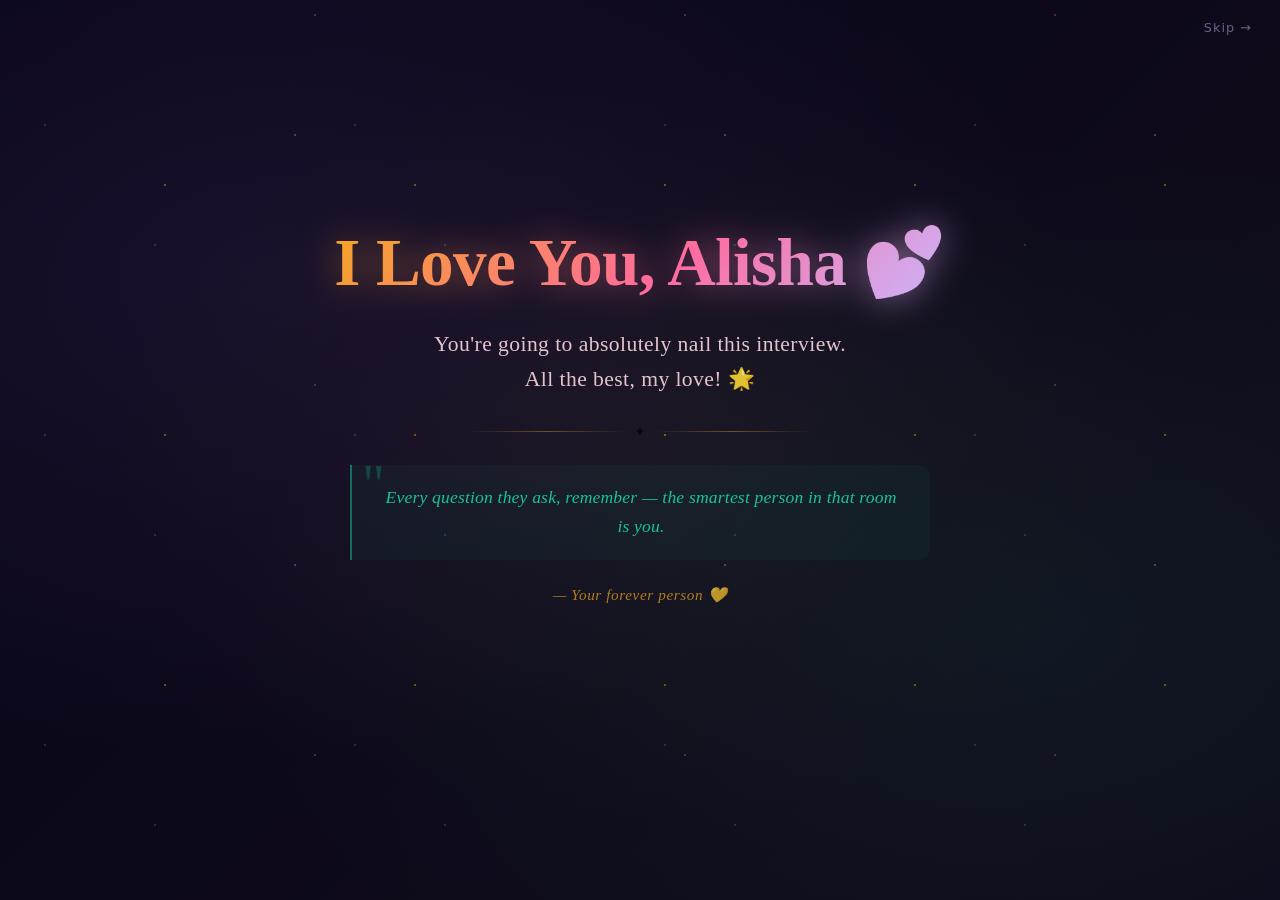
<file: alisha-splash.html>
<!DOCTYPE html>
<html lang="en">
<head>
  <meta charset="UTF-8" />
  <meta name="viewport" content="width=device-width, initial-scale=1.0" />
  <title>For Alisha 💕</title>
  <style>
    /* ─────────────────────────────────────────────
       RESET & BASE
    ───────────────────────────────────────────── */
    *, *::before, *::after {
      box-sizing: border-box;
      margin: 0;
      padding: 0;
    }

    body {
      background: #08061A;
      font-family: system-ui, -apple-system, sans-serif;
      overflow: hidden;
    }

    /* ─────────────────────────────────────────────
       SHIMMER BACKGROUND — pure CSS sparkles
    ───────────────────────────────────────────── */
    @keyframes shimmerMove {
      0%   { background-position: 0% 0%; }
      50%  { background-position: 100% 100%; }
      100% { background-position: 0% 0%; }
    }

    @keyframes twinkle {
      0%, 100% { opacity: 0; transform: scale(0.5); }
      50%       { opacity: 1; transform: scale(1.2); }
    }

    /* ─────────────────────────────────────────────
       MAIN OVERLAY
    ───────────────────────────────────────────── */
    #love-splash {
      position: fixed;
      inset: 0;
      z-index: 9999;
      display: flex;
      flex-direction: column;
      align-items: center;
      justify-content: center;
      overflow: hidden;
      background:
        radial-gradient(ellipse at 20% 30%, rgba(200, 120, 255, 0.08) 0%, transparent 55%),
        radial-gradient(ellipse at 80% 70%, rgba(23, 196, 146, 0.07) 0%, transparent 55%),
        radial-gradient(ellipse at 50% 50%, rgba(245, 166, 35, 0.04) 0%, transparent 60%),
        #08061A;
    }

    /* Animated shimmer overlay layer */
    #love-splash::before {
      content: '';
      position: absolute;
      inset: 0;
      background: linear-gradient(
        135deg,
        transparent 0%,
        rgba(245, 166, 35, 0.03) 20%,
        transparent 40%,
        rgba(255, 107, 157, 0.03) 60%,
        transparent 80%,
        rgba(201, 184, 255, 0.03) 100%
      );
      background-size: 400% 400%;
      animation: shimmerMove 8s ease-in-out infinite;
      pointer-events: none;
    }

    /* Star-sparkle pseudo-dots */
    #love-splash::after {
      content: '';
      position: absolute;
      inset: 0;
      background-image:
        radial-gradient(circle, rgba(245,166,35,0.7) 1px, transparent 1px),
        radial-gradient(circle, rgba(255,107,157,0.5) 1px, transparent 1px),
        radial-gradient(circle, rgba(201,184,255,0.5) 1px, transparent 1px),
        radial-gradient(circle, rgba(23,196,146,0.4) 1px, transparent 1px),
        radial-gradient(circle, rgba(245,166,35,0.3) 1px, transparent 1px);
      background-size:
        250px 250px,
        370px 370px,
        430px 430px,
        290px 290px,
        310px 310px;
      background-position:
        40px 60px,
        130px 200px,
        80px 350px,
        300px 100px,
        200px 280px;
      animation: twinkle 3s ease-in-out infinite alternate;
      pointer-events: none;
      opacity: 0.6;
    }

    /* ─────────────────────────────────────────────
       SKIP LINK — top right
    ───────────────────────────────────────────── */
    #skip-link {
      position: absolute;
      top: 20px;
      right: 28px;
      font-size: 0.8rem;
      letter-spacing: 0.08em;
      color: rgba(201, 184, 255, 0.5);
      cursor: pointer;
      text-decoration: none;
      transition: color 0.3s ease;
      z-index: 10;
      font-family: system-ui, sans-serif;
    }

    #skip-link:hover {
      color: rgba(201, 184, 255, 0.9);
    }

    /* ─────────────────────────────────────────────
       FLOATING HEARTS
    ───────────────────────────────────────────── */
    @keyframes floatHeart {
      0% {
        transform: translateY(0) scale(1) rotate(0deg);
        opacity: 0;
      }
      10% {
        opacity: 0.9;
      }
      80% {
        opacity: 0.6;
      }
      100% {
        transform: translateY(-110vh) scale(0.4) rotate(25deg);
        opacity: 0;
      }
    }

    .heart {
      position: absolute;
      bottom: -40px;
      font-size: 1.4rem;
      animation: floatHeart linear infinite;
      pointer-events: none;
      user-select: none;
      filter: drop-shadow(0 0 6px rgba(255, 107, 157, 0.8));
    }

    /* 18 hearts — varied positions, sizes, durations, delays */
    .heart:nth-child(1)  { left: 4%;   font-size: 1.1rem; animation-duration: 8s;  animation-delay: 0s;    }
    .heart:nth-child(2)  { left: 9%;   font-size: 1.5rem; animation-duration: 10s; animation-delay: 1.2s;  }
    .heart:nth-child(3)  { left: 16%;  font-size: 0.9rem; animation-duration: 7s;  animation-delay: 2.5s;  }
    .heart:nth-child(4)  { left: 23%;  font-size: 1.3rem; animation-duration: 11s; animation-delay: 0.7s;  }
    .heart:nth-child(5)  { left: 31%;  font-size: 1.0rem; animation-duration: 9s;  animation-delay: 3.1s;  }
    .heart:nth-child(6)  { left: 39%;  font-size: 1.6rem; animation-duration: 12s; animation-delay: 0.3s;  }
    .heart:nth-child(7)  { left: 46%;  font-size: 0.8rem; animation-duration: 8s;  animation-delay: 4.0s;  }
    .heart:nth-child(8)  { left: 53%;  font-size: 1.4rem; animation-duration: 10s; animation-delay: 1.8s;  }
    .heart:nth-child(9)  { left: 60%;  font-size: 1.2rem; animation-duration: 9s;  animation-delay: 2.9s;  }
    .heart:nth-child(10) { left: 67%;  font-size: 1.0rem; animation-duration: 7s;  animation-delay: 0.5s;  }
    .heart:nth-child(11) { left: 73%;  font-size: 1.5rem; animation-duration: 11s; animation-delay: 3.7s;  }
    .heart:nth-child(12) { left: 79%;  font-size: 0.9rem; animation-duration: 8s;  animation-delay: 1.4s;  }
    .heart:nth-child(13) { left: 85%;  font-size: 1.3rem; animation-duration: 10s; animation-delay: 2.2s;  }
    .heart:nth-child(14) { left: 91%;  font-size: 1.1rem; animation-duration: 9s;  animation-delay: 4.5s;  }
    .heart:nth-child(15) { left: 96%;  font-size: 0.8rem; animation-duration: 7s;  animation-delay: 0.9s;  }
    .heart:nth-child(16) { left: 13%;  font-size: 1.6rem; animation-duration: 13s; animation-delay: 5.0s;  }
    .heart:nth-child(17) { left: 57%;  font-size: 1.2rem; animation-duration: 8s;  animation-delay: 3.3s;  }
    .heart:nth-child(18) { left: 77%;  font-size: 1.0rem; animation-duration: 11s; animation-delay: 6.0s;  }

    /* ─────────────────────────────────────────────
       ROSE PETALS
    ───────────────────────────────────────────── */
    @keyframes petalFall {
      0% {
        transform: translateY(-60px) rotate(0deg) translateX(0);
        opacity: 0;
      }
      10% {
        opacity: 0.85;
      }
      85% {
        opacity: 0.5;
      }
      100% {
        transform: translateY(110vh) rotate(360deg) translateX(40px);
        opacity: 0;
      }
    }

    .petal {
      position: absolute;
      top: -40px;
      width: 14px;
      height: 20px;
      border-radius: 150% 0 150% 0;
      background: linear-gradient(135deg, #FF6B9D, #E85D26);
      opacity: 0.8;
      animation: petalFall ease-in infinite;
      pointer-events: none;
      box-shadow: 0 0 8px rgba(255, 107, 157, 0.4);
    }

    .petal:nth-child(19)  { left: 7%;  width: 12px; height: 18px; animation-duration: 9s;  animation-delay: 0s;    }
    .petal:nth-child(20)  { left: 15%; width: 10px; height: 16px; animation-duration: 11s; animation-delay: 1.5s;  }
    .petal:nth-child(21)  { left: 25%; width: 14px; height: 20px; animation-duration: 8s;  animation-delay: 3.0s;  }
    .petal:nth-child(22)  { left: 35%; width: 11px; height: 17px; animation-duration: 12s; animation-delay: 0.8s;  }
    .petal:nth-child(23)  { left: 44%; width: 13px; height: 19px; animation-duration: 10s; animation-delay: 2.2s;  }
    .petal:nth-child(24)  { left: 54%; width: 9px;  height: 15px; animation-duration: 9s;  animation-delay: 4.0s;  }
    .petal:nth-child(25)  { left: 63%; width: 14px; height: 20px; animation-duration: 11s; animation-delay: 1.1s;  }
    .petal:nth-child(26)  { left: 72%; width: 12px; height: 18px; animation-duration: 8s;  animation-delay: 3.5s;  }
    .petal:nth-child(27)  { left: 82%; width: 10px; height: 16px; animation-duration: 13s; animation-delay: 0.4s;  }
    .petal:nth-child(28)  { left: 93%; width: 13px; height: 19px; animation-duration: 10s; animation-delay: 2.8s;  }

    /* ─────────────────────────────────────────────
       CONTENT CONTAINER
    ───────────────────────────────────────────── */
    .splash-content {
      position: relative;
      z-index: 5;
      display: flex;
      flex-direction: column;
      align-items: center;
      text-align: center;
      padding: 2rem 1.5rem;
      max-width: 720px;
      gap: 1.6rem;
    }

    /* ─────────────────────────────────────────────
       SEQUENTIAL FADE-IN ANIMATIONS
    ───────────────────────────────────────────── */
    @keyframes fadeInUp {
      from {
        opacity: 0;
        transform: translateY(28px);
      }
      to {
        opacity: 1;
        transform: translateY(0);
      }
    }

    @keyframes fadeInScale {
      from {
        opacity: 0;
        transform: scale(0.88);
      }
      to {
        opacity: 1;
        transform: scale(1);
      }
    }

    .anim-1 { opacity: 0; animation: fadeInUp 0.9s cubic-bezier(0.22,1,0.36,1) 0.3s forwards; }
    .anim-2 { opacity: 0; animation: fadeInUp 0.9s cubic-bezier(0.22,1,0.36,1) 0.8s forwards; }
    .anim-3 { opacity: 0; animation: fadeInUp 0.9s cubic-bezier(0.22,1,0.36,1) 1.3s forwards; }
    .anim-4 { opacity: 0; animation: fadeInUp 0.9s cubic-bezier(0.22,1,0.36,1) 1.8s forwards; }
    .anim-5 { opacity: 0; animation: fadeInScale 0.9s cubic-bezier(0.22,1,0.36,1) 2.3s forwards; }

    /* ─────────────────────────────────────────────
       DECORATIVE DIVIDER
    ───────────────────────────────────────────── */
    .love-divider {
      display: flex;
      align-items: center;
      gap: 10px;
      width: 100%;
      max-width: 340px;
    }

    .love-divider::before,
    .love-divider::after {
      content: '';
      flex: 1;
      height: 1px;
      background: linear-gradient(90deg, transparent, rgba(245,166,35,0.4), transparent);
    }

    .love-divider-icon {
      font-size: 0.85rem;
      opacity: 0.7;
    }

    /* ─────────────────────────────────────────────
       MAIN HEADING — "I Love You, Alisha"
    ───────────────────────────────────────────── */
    @keyframes glowPulse {
      0%, 100% { text-shadow:
        0 0 20px rgba(245,166,35,0.5),
        0 0 40px rgba(255,107,157,0.3),
        0 0 80px rgba(232,93,38,0.2); }
      50%       { text-shadow:
        0 0 30px rgba(245,166,35,0.8),
        0 0 60px rgba(255,107,157,0.5),
        0 0 120px rgba(232,93,38,0.35); }
    }

    .main-heading {
      font-family: Georgia, 'Times New Roman', serif;
      font-size: clamp(2.4rem, 7vw, 4.2rem);
      font-weight: 700;
      line-height: 1.15;
      letter-spacing: -0.01em;
      background: linear-gradient(135deg, #F5A623 0%, #FF6B9D 55%, #C9B8FF 100%);
      -webkit-background-clip: text;
      -webkit-text-fill-color: transparent;
      background-clip: text;
      animation:
        fadeInUp 0.9s cubic-bezier(0.22,1,0.36,1) 0.3s both,
        glowPulse 3s ease-in-out 1.5s infinite;
      /* glowPulse on text-fill-color doesn't apply to gradient text, so we use a wrapper glow */
    }

    /* Glow wrapper around heading */
    .heading-wrap {
      position: relative;
    }

    .heading-wrap::after {
      content: 'I Love You, Alisha 💕';
      position: absolute;
      inset: 0;
      font-family: Georgia, 'Times New Roman', serif;
      font-size: clamp(2.4rem, 7vw, 4.2rem);
      font-weight: 700;
      line-height: 1.15;
      letter-spacing: -0.01em;
      background: linear-gradient(135deg, #F5A623 0%, #FF6B9D 55%, #C9B8FF 100%);
      -webkit-background-clip: text;
      -webkit-text-fill-color: transparent;
      background-clip: text;
      filter: blur(18px);
      opacity: 0.55;
      pointer-events: none;
      animation: glowPulse 3s ease-in-out 1.5s infinite;
    }

    /* ─────────────────────────────────────────────
       SUBTEXT — romantic encouragement
    ───────────────────────────────────────────── */
    .sub-text {
      font-family: Georgia, 'Times New Roman', serif;
      font-size: clamp(1.0rem, 2.8vw, 1.35rem);
      font-weight: 400;
      color: rgba(255, 220, 230, 0.88);
      line-height: 1.65;
      letter-spacing: 0.02em;
      max-width: 560px;
    }

    .sub-text .sparkle {
      display: inline-block;
      animation: twinkle 2s ease-in-out infinite;
    }

    /* ─────────────────────────────────────────────
       QUOTE
    ───────────────────────────────────────────── */
    .quote-block {
      position: relative;
      padding: 1.1rem 1.6rem;
      border-left: 2px solid rgba(23, 196, 146, 0.5);
      background: rgba(23, 196, 146, 0.05);
      border-radius: 0 12px 12px 0;
      max-width: 580px;
    }

    .quote-block::before {
      content: '"';
      position: absolute;
      top: -8px;
      left: 10px;
      font-size: 3.5rem;
      color: rgba(23, 196, 146, 0.25);
      font-family: Georgia, serif;
      line-height: 1;
    }

    .quote-text {
      font-family: Georgia, 'Times New Roman', serif;
      font-style: italic;
      font-size: clamp(0.9rem, 2.2vw, 1.1rem);
      color: #17C492;
      line-height: 1.7;
      letter-spacing: 0.01em;
    }

    /* ─────────────────────────────────────────────
       SIGNATURE
    ───────────────────────────────────────────── */
    .signature {
      font-family: Georgia, 'Times New Roman', serif;
      font-style: italic;
      font-size: clamp(0.8rem, 1.8vw, 0.95rem);
      color: rgba(245, 166, 35, 0.7);
      letter-spacing: 0.04em;
    }

    /* ─────────────────────────────────────────────
       CTA BUTTON
    ───────────────────────────────────────────── */
    @keyframes buttonGlow {
      0%, 100% { box-shadow: 0 0 15px rgba(245,166,35,0.3), 0 0 30px rgba(245,166,35,0.1); }
      50%       { box-shadow: 0 0 25px rgba(245,166,35,0.6), 0 0 50px rgba(232,93,38,0.25); }
    }

    @keyframes arrowDrift {
      0%, 100% { transform: translateX(0); }
      50%       { transform: translateX(5px); }
    }

    .cta-btn {
      display: inline-flex;
      align-items: center;
      gap: 10px;
      padding: 0.85rem 2.2rem;
      font-family: system-ui, sans-serif;
      font-size: 0.95rem;
      font-weight: 600;
      letter-spacing: 0.06em;
      text-transform: uppercase;
      color: #F5A623;
      background: transparent;
      border: 1.5px solid rgba(245, 166, 35, 0.6);
      border-radius: 50px;
      cursor: pointer;
      position: relative;
      overflow: hidden;
      transition: color 0.35s ease, border-color 0.35s ease;
      animation: buttonGlow 2.5s ease-in-out infinite;
    }

    .cta-btn::before {
      content: '';
      position: absolute;
      inset: 0;
      background: linear-gradient(135deg, #F5A623, #E85D26);
      opacity: 0;
      transition: opacity 0.35s ease;
      border-radius: inherit;
    }

    .cta-btn:hover {
      color: #08061A;
      border-color: transparent;
    }

    .cta-btn:hover::before {
      opacity: 1;
    }

    .cta-btn span {
      position: relative;
      z-index: 1;
    }

    .cta-btn .btn-arrow {
      position: relative;
      z-index: 1;
      display: inline-block;
      animation: arrowDrift 1.5s ease-in-out infinite;
    }

    .cta-btn:active {
      transform: scale(0.97);
    }

    /* ─────────────────────────────────────────────
       RESPONSIVE TWEAKS
    ───────────────────────────────────────────── */
    @media (max-width: 480px) {
      .splash-content { gap: 1.2rem; padding: 1.5rem 1rem; }
      .quote-block { padding: 0.9rem 1.2rem; }
    }
  </style>
</head>
<body>

<!-- ═══════════════════════════════════════════════
     LOVE SPLASH OVERLAY
═══════════════════════════════════════════════ -->
<div id="love-splash">

  <!-- Skip link -->
  <a id="skip-link" onclick="enterSite()" role="button" tabindex="0"
     onkeydown="if(event.key==='Enter')enterSite()">Skip →</a>

  <!-- ── Floating Hearts (18) ── -->
  <span class="heart" aria-hidden="true">❤️</span>
  <span class="heart" aria-hidden="true">🩷</span>
  <span class="heart" aria-hidden="true">❤️</span>
  <span class="heart" aria-hidden="true">💛</span>
  <span class="heart" aria-hidden="true">🩷</span>
  <span class="heart" aria-hidden="true">❤️</span>
  <span class="heart" aria-hidden="true">💕</span>
  <span class="heart" aria-hidden="true">❤️</span>
  <span class="heart" aria-hidden="true">🩷</span>
  <span class="heart" aria-hidden="true">💛</span>
  <span class="heart" aria-hidden="true">❤️</span>
  <span class="heart" aria-hidden="true">💕</span>
  <span class="heart" aria-hidden="true">🩷</span>
  <span class="heart" aria-hidden="true">❤️</span>
  <span class="heart" aria-hidden="true">💛</span>
  <span class="heart" aria-hidden="true">❤️</span>
  <span class="heart" aria-hidden="true">🩷</span>
  <span class="heart" aria-hidden="true">💕</span>

  <!-- ── Rose Petals (10) ── -->
  <div class="petal" aria-hidden="true"></div>
  <div class="petal" aria-hidden="true"></div>
  <div class="petal" aria-hidden="true"></div>
  <div class="petal" aria-hidden="true"></div>
  <div class="petal" aria-hidden="true"></div>
  <div class="petal" aria-hidden="true"></div>
  <div class="petal" aria-hidden="true"></div>
  <div class="petal" aria-hidden="true"></div>
  <div class="petal" aria-hidden="true"></div>
  <div class="petal" aria-hidden="true"></div>

  <!-- ── Main Content ── -->
  <div class="splash-content">

    <!-- 1 — Main heading, fades in first -->
    <div class="heading-wrap anim-1">
      <h1 class="main-heading">I Love You, Alisha 💕</h1>
    </div>

    <!-- 2 — Subtext, fades in second -->
    <p class="sub-text anim-2">
      You're going to absolutely nail this interview.<br />
      All the best, my love!&nbsp;<span class="sparkle">🌟</span>
    </p>

    <!-- Decorative divider -->
    <div class="love-divider anim-2" aria-hidden="true">
      <span class="love-divider-icon">✦</span>
    </div>

    <!-- 3 — Quote, fades in third -->
    <blockquote class="quote-block anim-3">
      <p class="quote-text">
        Every question they ask, remember — the smartest person in that room is you.
      </p>
    </blockquote>

    <!-- 4 — Signature, fades in fourth -->
    <p class="signature anim-4">— Your forever person 💛</p>

    <!-- 5 — CTA Button, fades in fifth -->
    <button class="cta-btn anim-5" onclick="enterSite()" aria-label="Begin your journey">
      <span>Begin Your Journey</span>
      <span class="btn-arrow" aria-hidden="true">→</span>
    </button>

  </div><!-- /.splash-content -->

</div><!-- /#love-splash -->

<script>
  function enterSite() {
    // REPLACED BY INTEGRATION
  }

  // Allow keyboard Enter on skip link
  document.getElementById('skip-link').addEventListener('keydown', function(e) {
    if (e.key === 'Enter') enterSite();
  });
</script>

</body>
</html>
</file>
